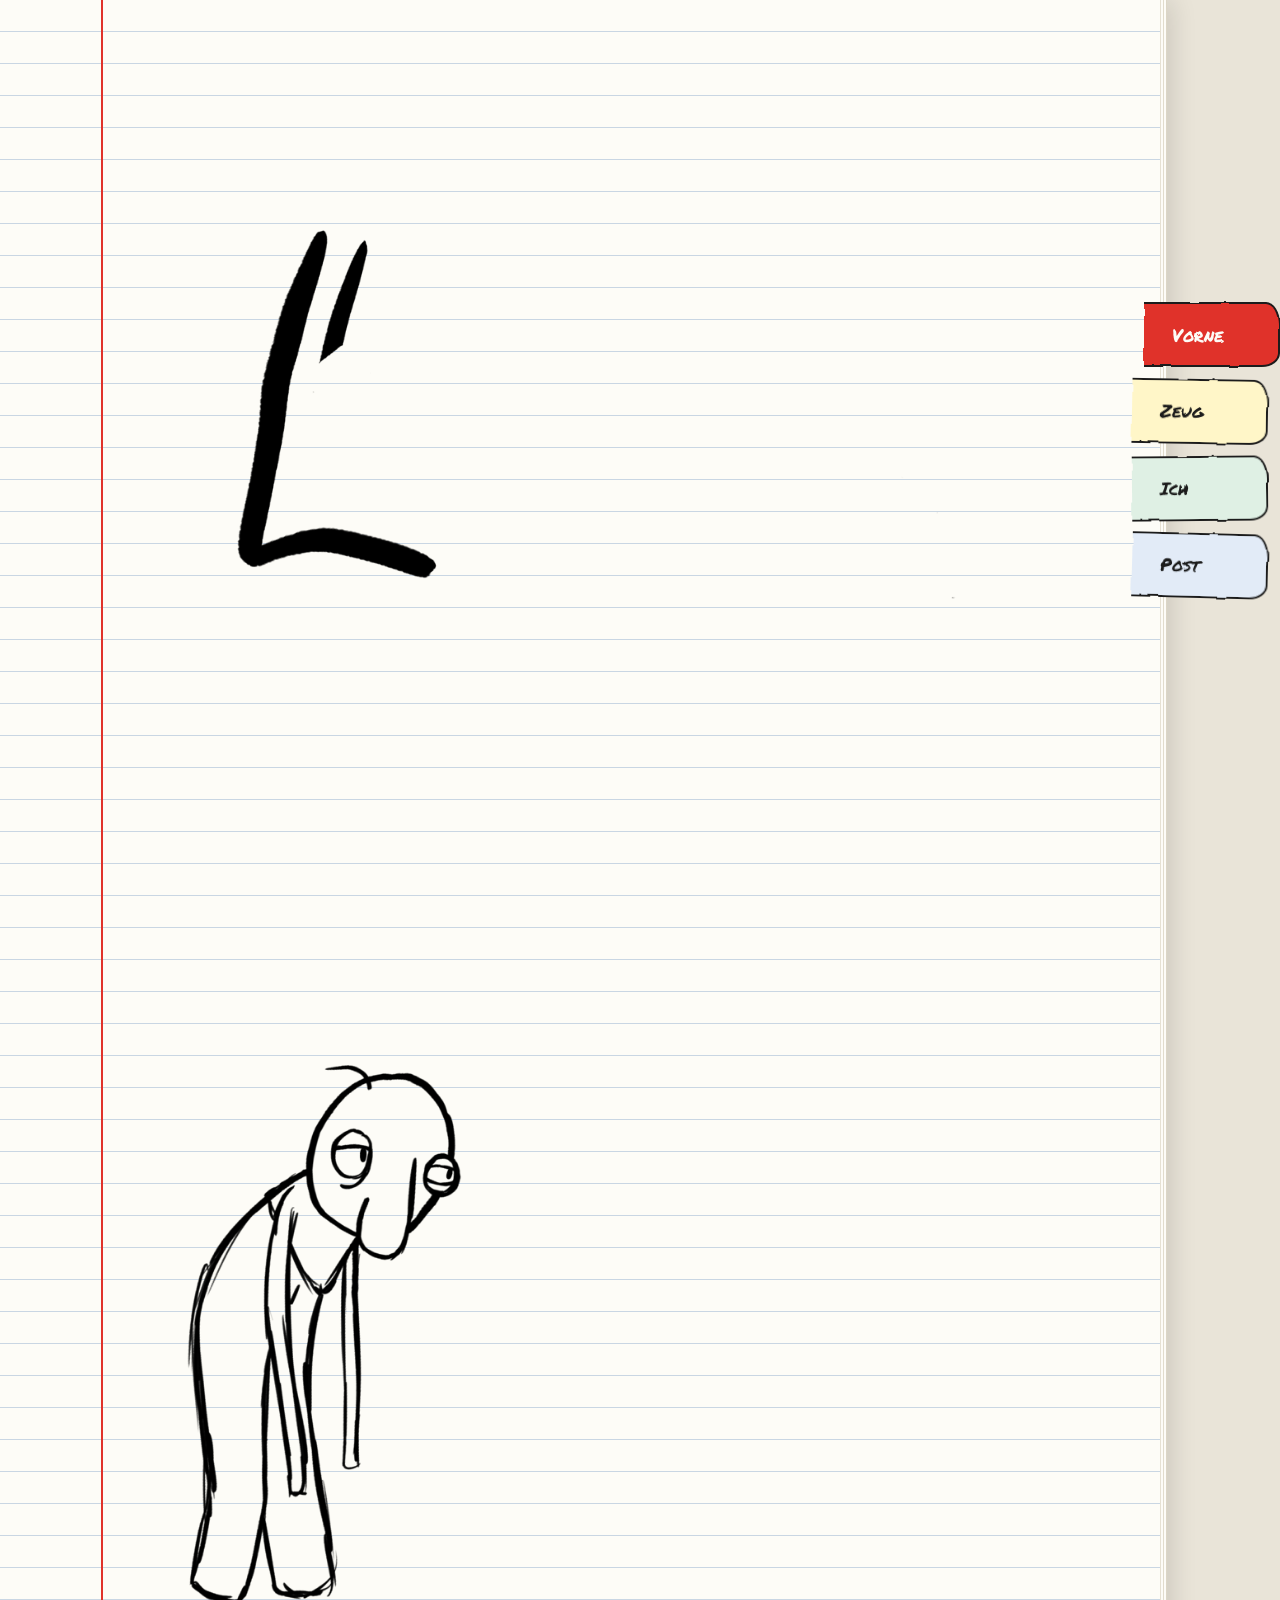
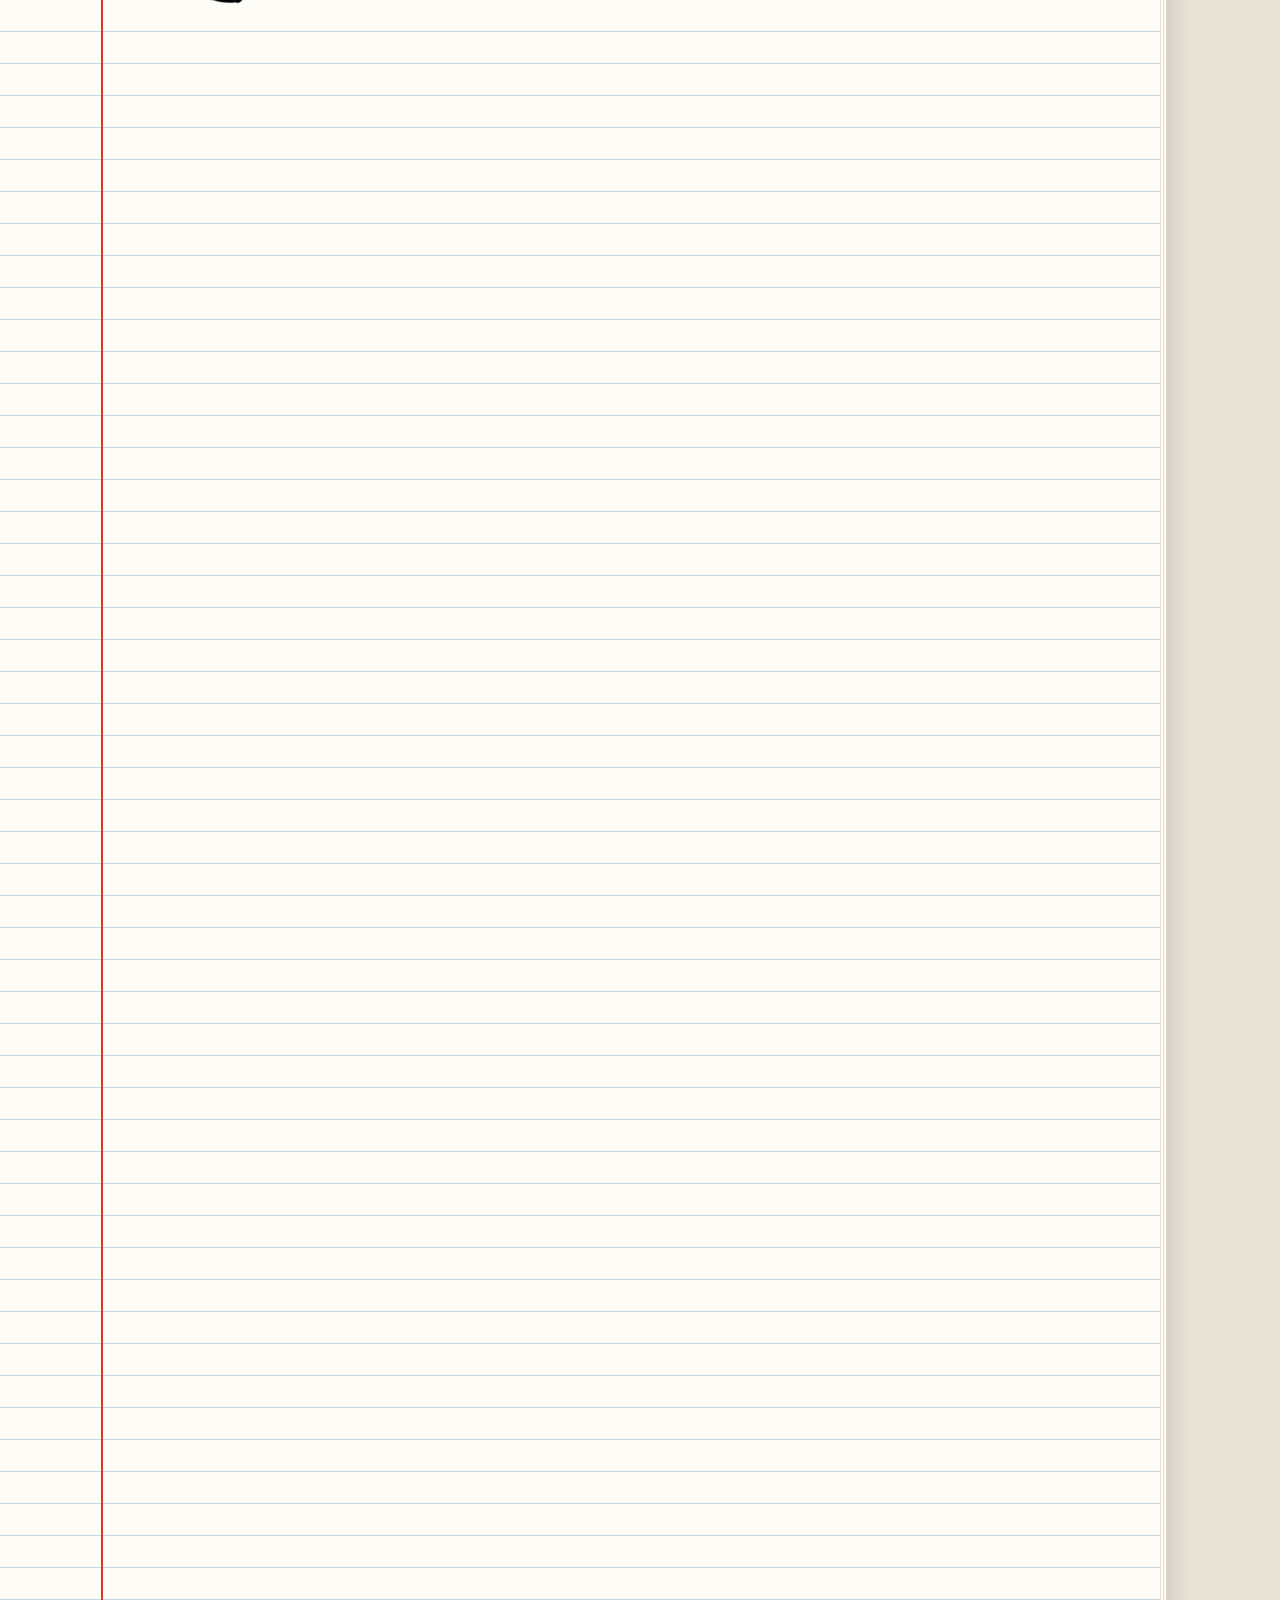
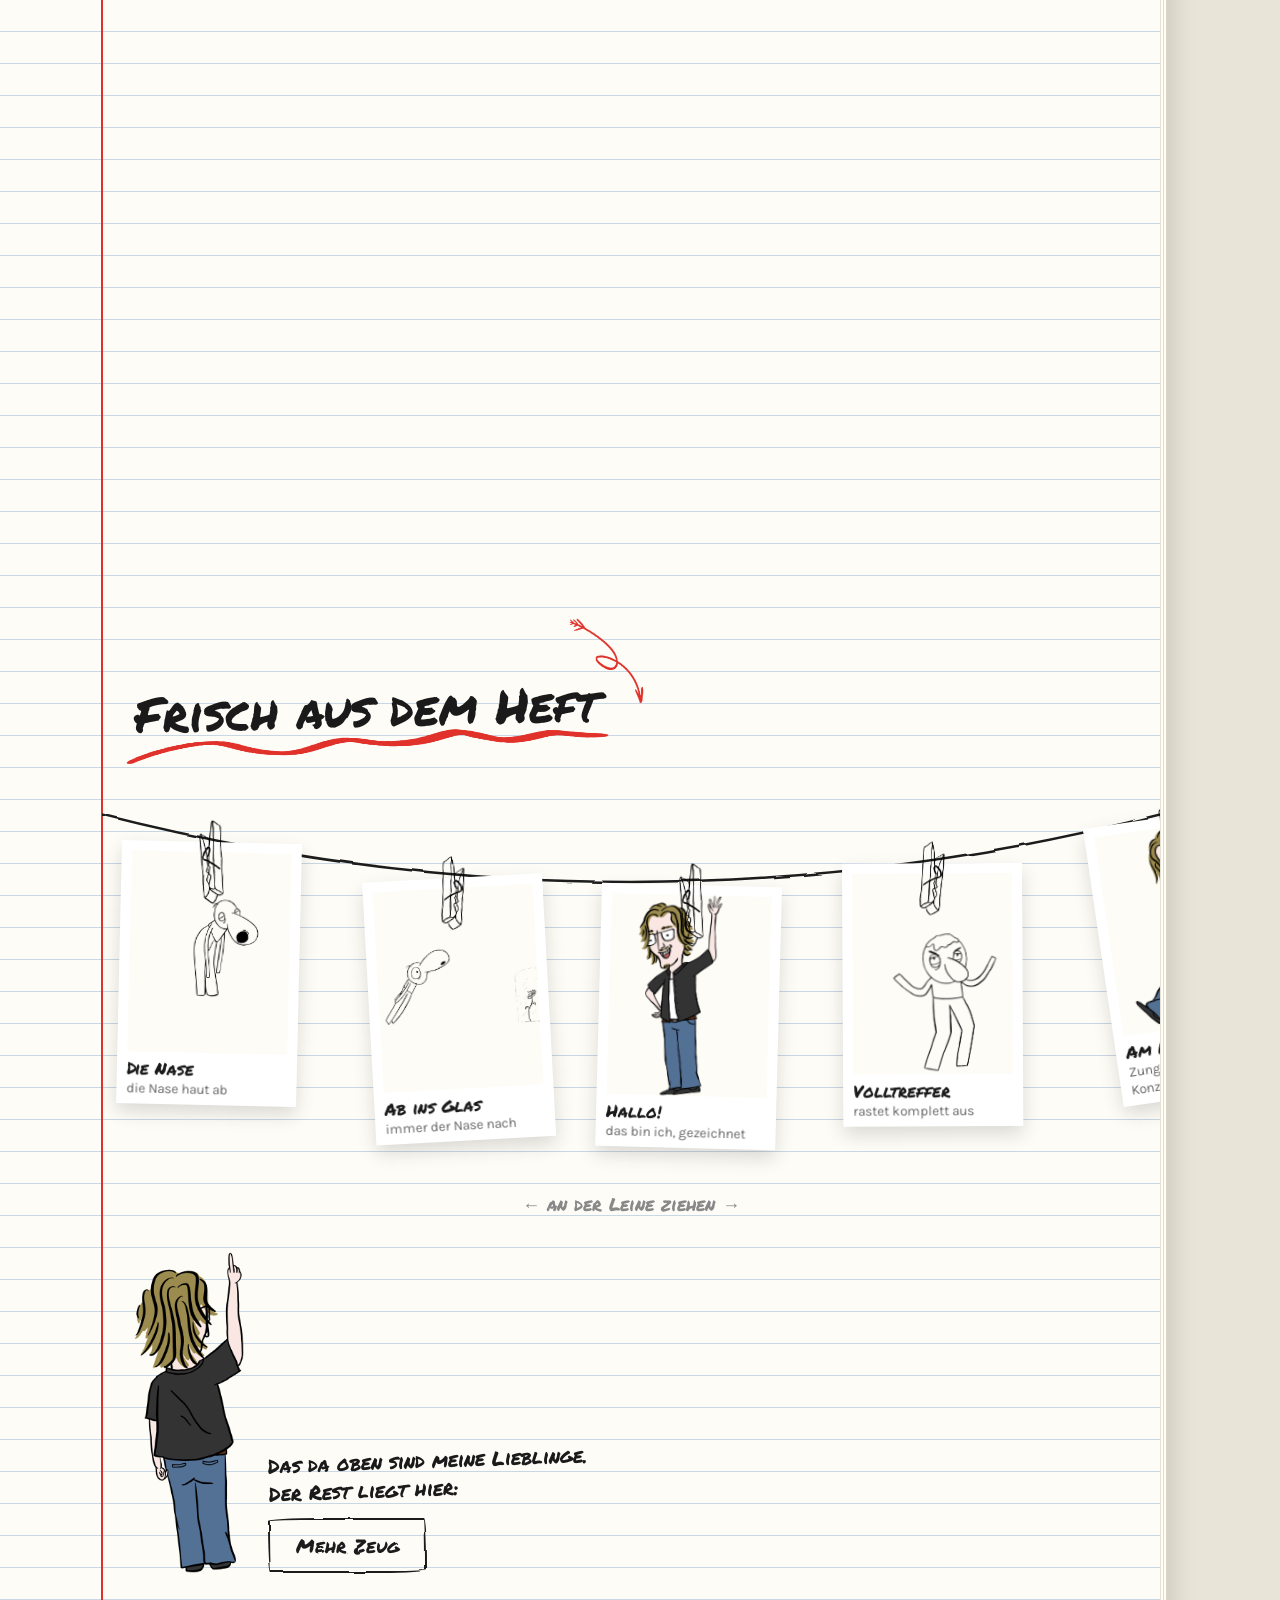
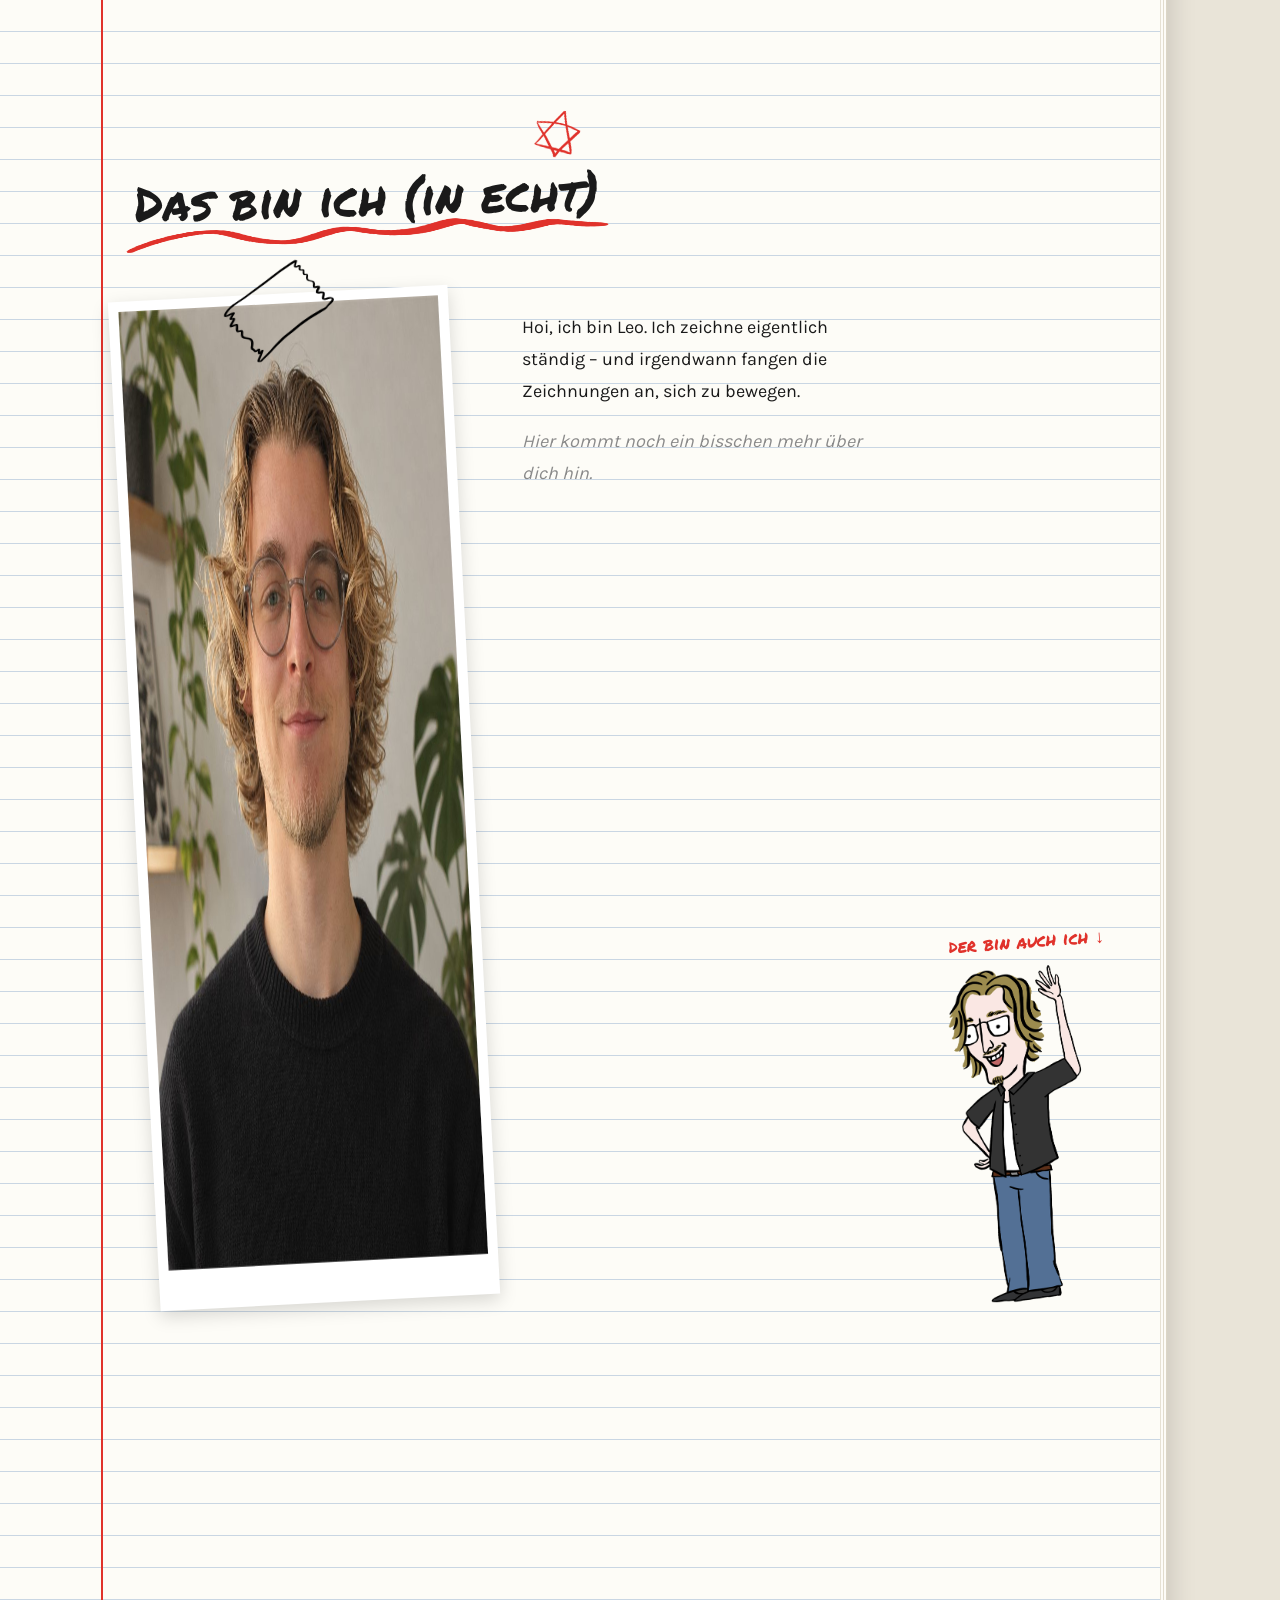
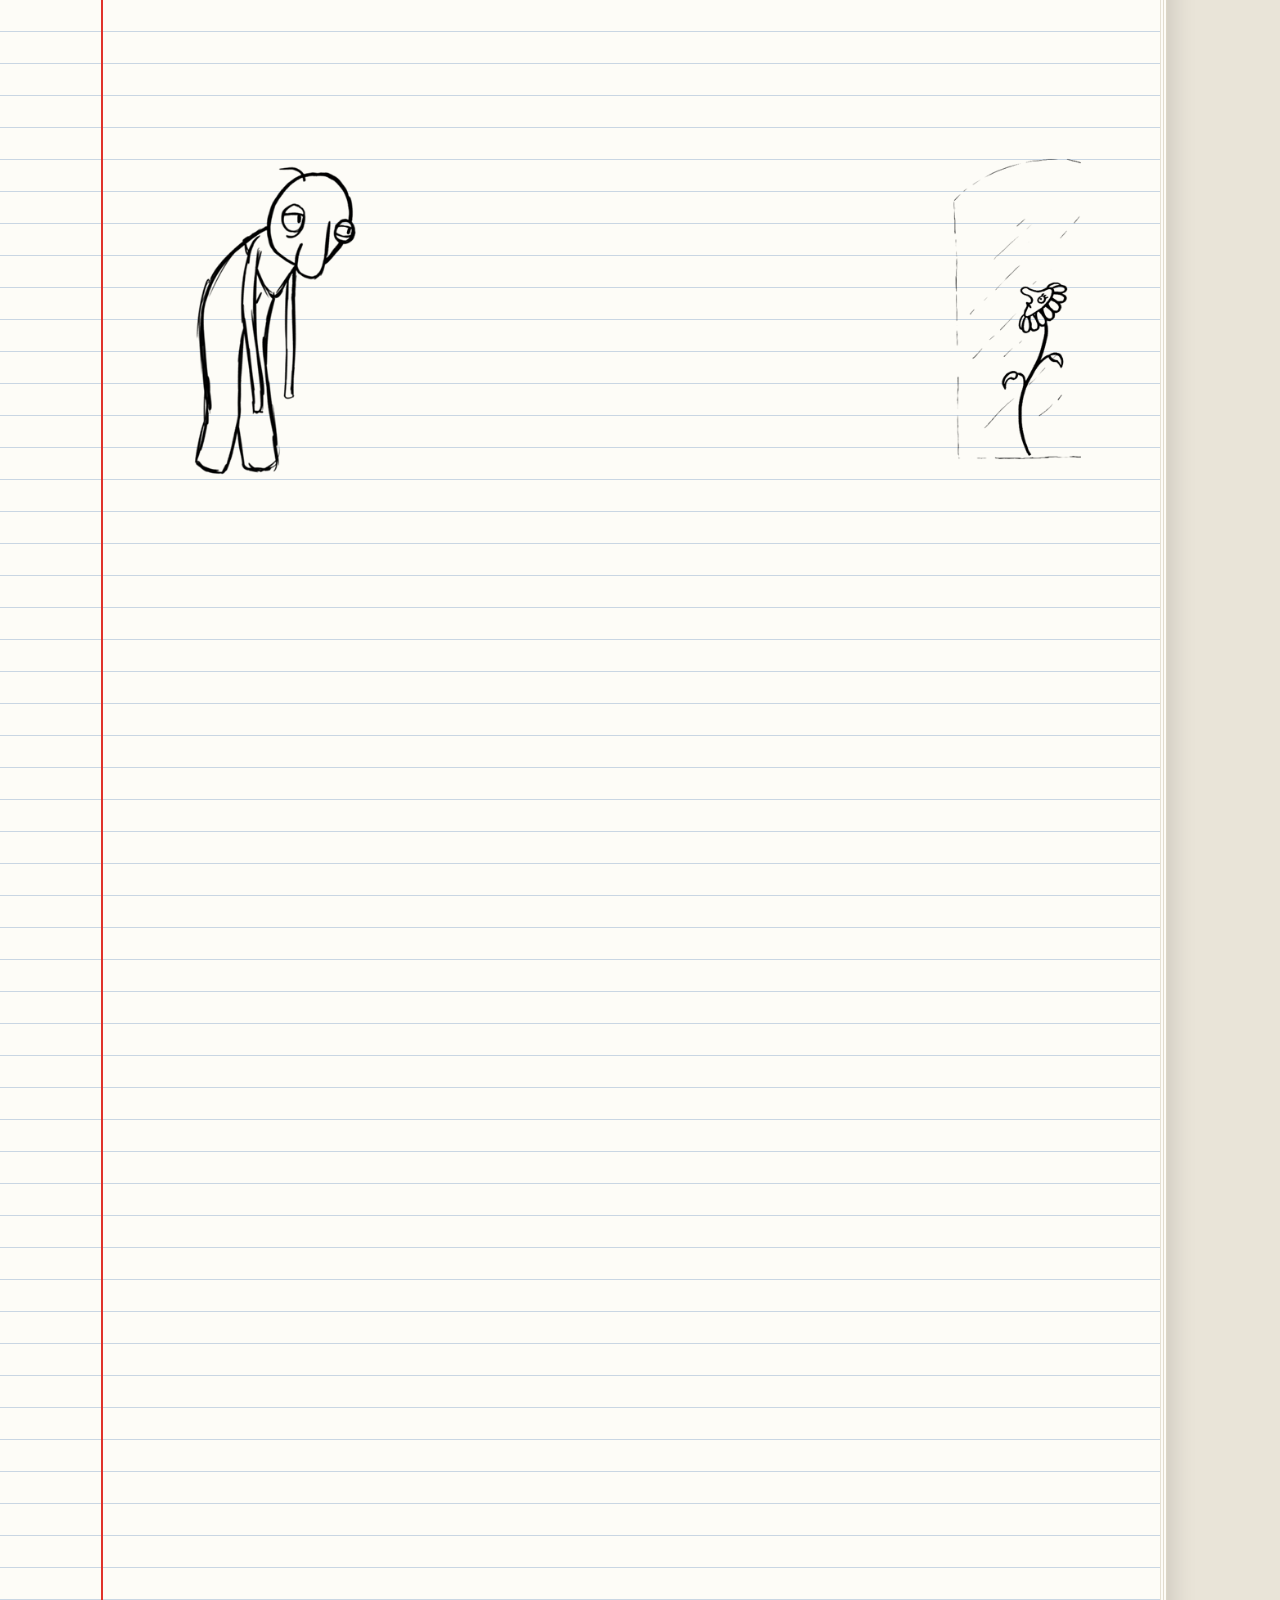
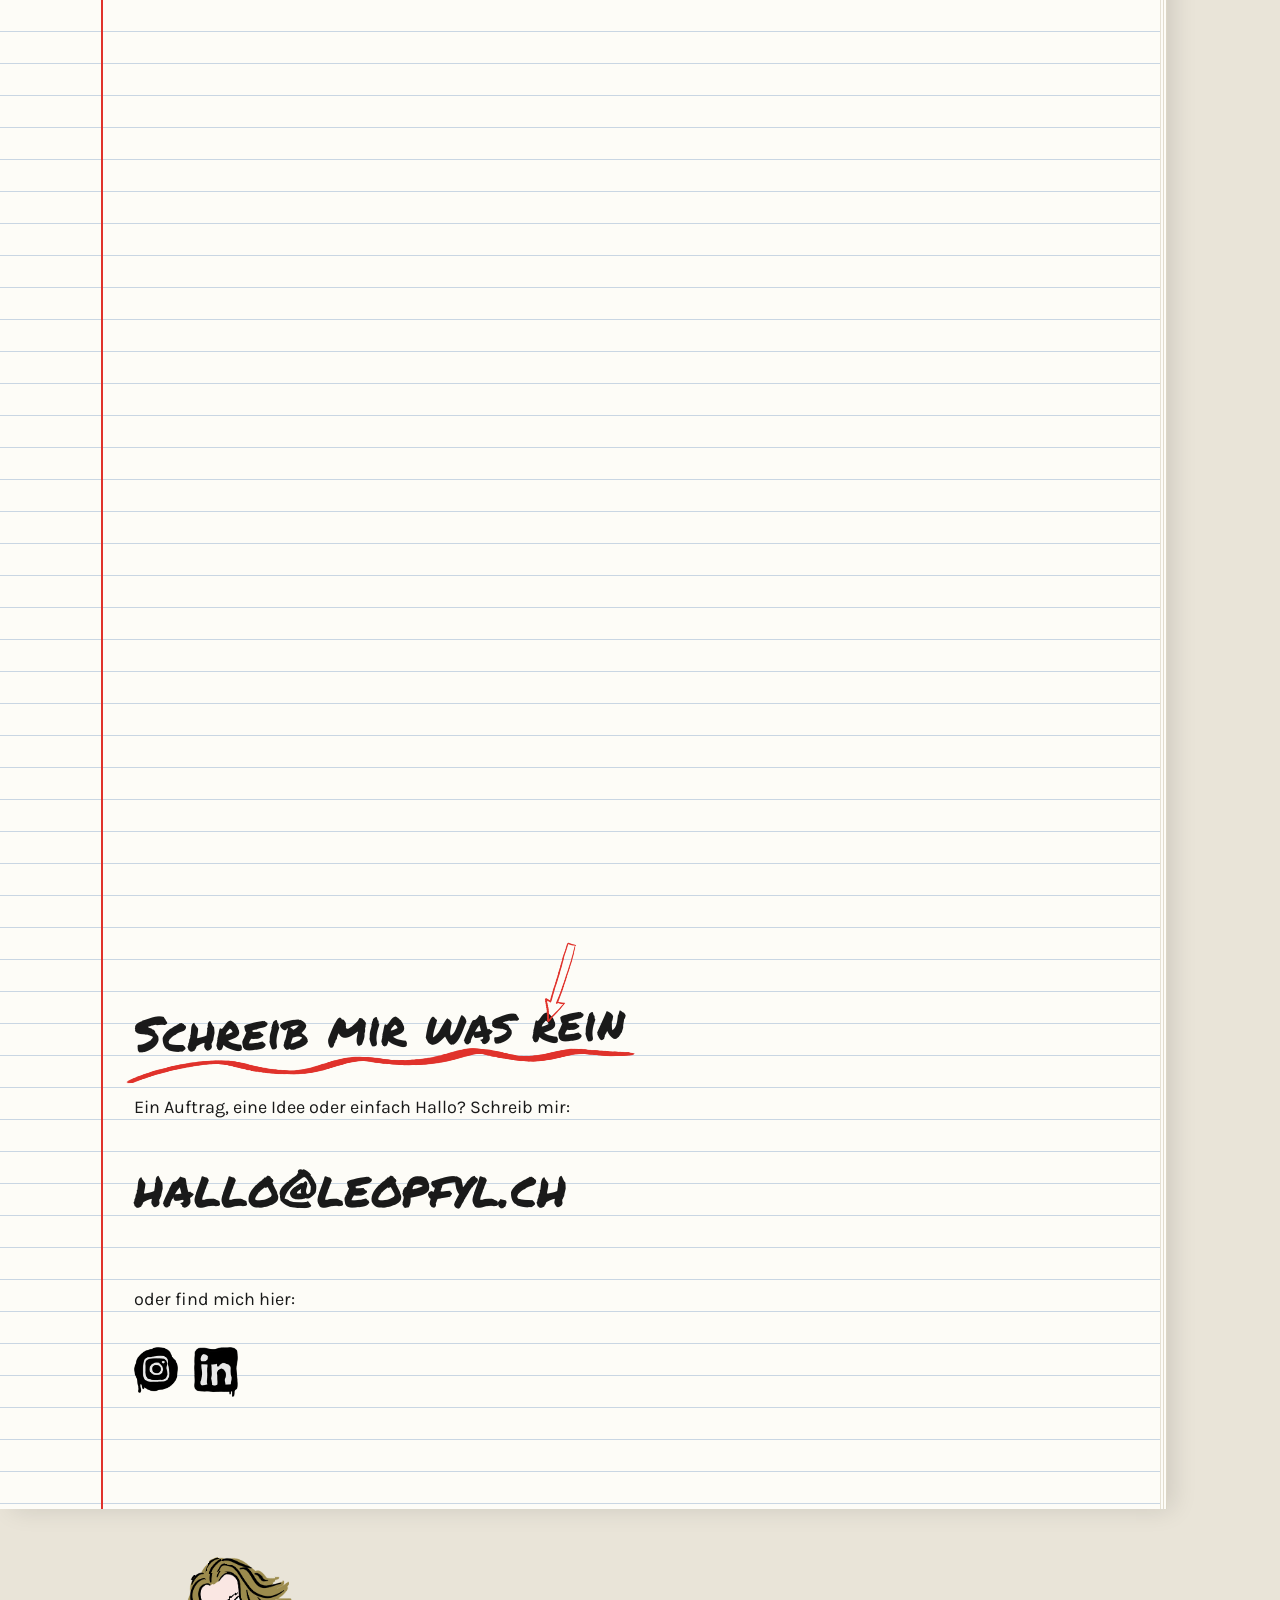
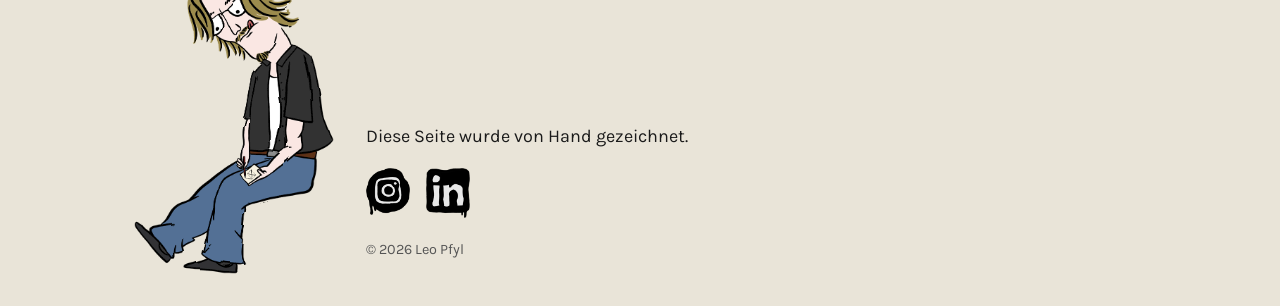
<file: index.html>
<!doctype html>
<html lang="de">
<head>
  <meta charset="utf-8">
  <meta name="viewport" content="width=device-width, initial-scale=1">
  <title>Leo Pfyl – Zeichnungen, Animationen, Plakate</title>
  <meta name="description" content="Das Skizzenbuch von Leo Pfyl: Illustrationen, Animationen, Plakate und Webdesign.">
  <link rel="icon" href="assets/img/marke/logo.png">
  <link rel="preload" href="assets/fonts/permanent-marker.woff2" as="font" type="font/woff2" crossorigin>
  <link rel="stylesheet" href="css/style.css">
  <!-- Kommt man über einen Seitenwechsel, startet die Seite zugekritzelt.
       Beim ersten Besuch liegt stattdessen das geschlossene Skizzenbuch da. -->
  <script>
    document.documentElement.classList.add("js");
    try {
      if (sessionStorage.getItem("uebergang")) document.documentElement.classList.add("kommt-an");
      else if (!sessionStorage.getItem("cover-gesehen")) document.documentElement.classList.add("mit-cover");
    } catch (e) {}
  </script>
</head>
<body>

  <!-- Filter fuer den "Line Boil": Linien zittern leicht wie in einer gezeichneten Animation -->
  <svg class="filter" aria-hidden="true">
    <filter id="boil-0"><feTurbulence type="fractalNoise" baseFrequency="0.03" numOctaves="2" seed="1"/><feDisplacementMap in="SourceGraphic" scale="3"/></filter>
    <filter id="boil-1"><feTurbulence type="fractalNoise" baseFrequency="0.03" numOctaves="2" seed="7"/><feDisplacementMap in="SourceGraphic" scale="3"/></filter>
    <filter id="boil-2"><feTurbulence type="fractalNoise" baseFrequency="0.03" numOctaves="2" seed="13"/><feDisplacementMap in="SourceGraphic" scale="3"/></filter>
  </svg>

  <!-- Cover: das geschlossene Skizzenbuch, klappt beim ersten Besuch auf -->
  <div class="cover" aria-hidden="true">
    <div class="cover__deckel">
      <div class="cover__vorne">
        <div class="cover__etikett">
          <img src="assets/img/marke/logo.png" alt="">
          <span class="cover__titel">Skizzenbuch</span>
          <span class="cover__name">Leo Pfyl</span>
        </div>
        <span class="cover__gummi"></span>
      </div>
      <div class="cover__innen"></div>
    </div>
    <p class="cover__hinweis">klick zum Aufschlagen</p>
  </div>

  <!-- Kritzel-Übergang zwischen den Seiten -->
  <svg class="uebergang" viewBox="0 0 100 100" preserveAspectRatio="none" aria-hidden="true">
    <path pathLength="1" d="M-20 -6 L120 -14 L-20 8 L120 0 L-20 22 L120 14 L-20 36 L120 28 L-20 50 L120 42 L-20 64 L120 56 L-20 78 L120 70 L-20 92 L120 84 L-20 106 L120 98 L-20 120 L120 112"/>
  </svg>

  <!-- Register-Laschen: die Navigation ragt rechts aus dem Skizzenbuch.
       data-abschnitt: bei welchem Abschnitt der Startseite die Lasche rot wird -->
  <nav class="register" aria-label="Hauptnavigation">
    <a class="lasche" href="#vorne">Vorne</a>
    <a class="lasche" href="projekte.html" data-abschnitt="zeug">Zeug</a>
    <a class="lasche" href="#ich">Ich</a>
    <a class="lasche" href="#post">Post</a>
  </nav>

  <main class="seite">

    <!-- Startseite: der Name zeichnet sich selbst -->
    <section id="vorne" class="vorne">
      <h1 class="schriftzug">
        <canvas class="schriftzug__canvas" width="1000" height="662" aria-hidden="true"></canvas>
        <span class="sr-only">Leo Pfyl</span>
      </h1>
      <p class="vorne__untertitel">zeichnet, animiert, macht Plakate&nbsp;– und manchmal auch Webseiten.</p>

      <img class="doodle" src="assets/img/deko/doodle-stern.png" alt="" style="--x: 12%; --y: 18%; --r: -12deg; --w: 70px">
      <img class="doodle" src="assets/img/deko/doodle-rakete.png" alt="" style="--x: 82%; --y: 14%; --r: 18deg; --w: 60px">
      <img class="doodle" src="assets/img/deko/doodle-blitz.png" alt="" style="--x: 86%; --y: 74%; --r: 8deg; --w: 50px">
      <img class="doodle" src="assets/img/deko/doodle-kirschen.png" alt="" style="--x: 6%; --y: 80%; --r: -6deg; --w: 70px">

      <a class="scroll-hinweis" href="#nase">
        <img src="assets/img/deko/pfeil-kringel-2.png" alt="">
        <span>runter&nbsp;scrollen</span>
      </a>
    </section>

    <!-- Daumenkino 1: Scrollen spielt die Animation Bild für Bild ab.
         data-von / data-bis: zwischen welchem Fortschritt (0 bis 1) eine Notiz zu sehen ist -->
    <section id="nase" class="daumenkino" data-frames="assets/img/daumenkino/nase" data-anzahl="90" data-strecke="220">
      <div class="daumenkino__buehne">
        <canvas class="daumenkino__canvas" role="img" aria-label="Animation: Eine Figur schnüffelt, ihre Nase wird immer grösser, ploppt ab und rennt davon."></canvas>
        <p class="daumenkino__notiz" data-von="0.05" data-bis="0.45" style="--x: 58%; --y: 18%; --r: 6deg">*schnüff schnüff*</p>
        <p class="daumenkino__notiz" data-von="0.5" data-bis="0.72" style="--x: 70%; --y: 30%; --r: -8deg">Hä?!</p>
        <p class="daumenkino__notiz ist-gross" data-von="0.74" data-bis="0.88" style="--x: 72%; --y: 38%; --r: 10deg">PLOPP!</p>
        <a class="daumenkino__notiz ist-link" href="#zeug" data-von="0.9" data-bis="1.01" style="--x: 68%; --y: 78%; --r: -3deg">
          Folg der Nase
          <img src="assets/img/deko/pfeil-einfach.png" alt="">
        </a>
      </div>
    </section>

    <!-- Wäscheleine mit den besten Arbeiten. Die Karten kommen aus data/projekte.json (alle mit "leine": true) -->
    <section id="zeug" class="abschnitt leine-abschnitt">
      <h2 class="notiz">Frisch aus dem Heft</h2>
      <!-- Randkritzel: zeichnet sich beim Scrollen selbst, rot eingefärbt -->
      <span class="randkritzel" style="-webkit-mask-image: url('assets/img/deko/pfeil-kringel-1.png'); mask-image: url('assets/img/deko/pfeil-kringel-1.png'); --format: 511 / 520; --x: 27rem; --y: 2.5rem; --w: 80px; --r: 95deg"></span>

      <div class="leine" aria-label="Ausgewählte Arbeiten – zum Verschieben an der Leine ziehen">
        <svg class="leine__seil" aria-hidden="true"><path /></svg>
        <ul class="leine__spur"></ul>
      </div>
      <p class="leine__hinweis">← an der Leine ziehen →</p>

      <div class="leine__fuss">
        <img class="leine__figur" src="assets/img/figuren/zeigend.png" alt="Leo zeigt nach oben auf die Wäscheleine">
        <div>
          <p class="leine__sprechblase">Das da oben sind meine Lieblinge.<br>Der Rest liegt hier:</p>
          <a class="knopf" href="projekte.html">Mehr Zeug</a>
        </div>
      </div>
    </section>

    <!-- Über mich -->
    <section id="ich" class="abschnitt ich">
      <h2 class="notiz">Das bin ich (in echt)</h2>
      <span class="randkritzel" style="-webkit-mask-image: url('assets/img/deko/doodle-stern.png'); mask-image: url('assets/img/deko/doodle-stern.png'); --format: 242 / 260; --x: 25rem; --y: 2.5rem; --w: 46px; --r: 12deg"></span>
      <figure class="foto">
        <img src="assets/img/foto/leo.jpg" alt="Foto von Leo Pfyl" width="900" height="960">
        <img class="foto__klebeband" src="assets/img/deko/klebeband-2.png" alt="">
      </figure>
      <div class="ich__text">
        <p>Hoi, ich bin Leo. Ich zeichne eigentlich ständig&nbsp;– und irgendwann fangen die Zeichnungen an, sich zu bewegen.</p>
        <p class="platzhalter">Hier kommt noch ein bisschen mehr über dich hin.</p>
      </div>
      <!-- Die gezeichnete Version winkt, wenn man mit der Maus drüberfährt -->
      <div class="ich__figur-box">
        <p class="ich__hinweis">der bin auch ich&nbsp;↓</p>
        <img class="ich__figur" src="assets/img/figuren/hallo/001.png" alt="Gezeichneter Leo, der winkt">
      </div>
    </section>

    <!-- Daumenkino 2: führt zum Kontaktformular -->
    <section id="glas" class="daumenkino" data-frames="assets/img/daumenkino/glas" data-anzahl="75" data-strecke="200">
      <div class="daumenkino__buehne">
        <canvas class="daumenkino__canvas" role="img" aria-label="Animation: Eine Figur schnüffelt und fliegt ihrer Nase hinterher, direkt gegen ein Glas mit einer Blume."></canvas>
        <p class="daumenkino__notiz" data-von="0.05" data-bis="0.5" style="--x: 22%; --y: 10%; --r: -5deg">Was riecht da so gut?</p>
        <p class="daumenkino__notiz ist-gross" data-von="0.6" data-bis="0.82" style="--x: 50%; --y: 12%; --r: 8deg">WUSCH!</p>
        <p class="daumenkino__notiz" data-von="0.86" data-bis="1.01" style="--x: 60%; --y: 92%; --r: -4deg">Autsch. Schreib mir lieber.</p>
      </div>
    </section>

    <!-- Kontakt -->
    <section id="post" class="abschnitt post">
      <h2 class="notiz">Schreib mir was rein</h2>
      <span class="randkritzel" style="-webkit-mask-image: url('assets/img/deko/pfeil-dick.png'); mask-image: url('assets/img/deko/pfeil-dick.png'); --format: 407 / 520; --x: 25rem; --y: 3rem; --w: 54px; --r: 160deg"></span>

      <p class="post__text">Ein Auftrag, eine Idee oder einfach Hallo? Schreib mir:</p>

      <!-- Die Adresse wird erst per JavaScript zusammengesetzt, damit Spam-Bots sie nicht einfach auslesen -->
      <a class="post__mail" data-name="hallo" data-domain="leopfyl.ch" href="#post">hallo [at] leopfyl.ch</a>

      <p class="post__text">oder find mich hier:</p>
      <div class="socials socials--gross">
        <a href="https://www.instagram.com/pfyyl/" target="_blank" rel="noopener" aria-label="Instagram"><img src="assets/img/marke/instagram.png" alt=""></a>
        <a href="https://www.linkedin.com/in/leo-pfyl-09a23332b/" target="_blank" rel="noopener" aria-label="LinkedIn"><img src="assets/img/marke/linkedin.png" alt=""></a>
      </div>
    </section>

  </main>

  <footer class="fuss">
    <img class="fuss__figur" src="assets/img/figuren/zeichnend.png" alt="Leo sitzt da und zeichnet">
    <div class="fuss__text">
      <p>Diese Seite wurde von Hand gezeichnet.</p>
      <div class="socials">
        <a href="https://www.instagram.com/pfyyl/" target="_blank" rel="noopener" aria-label="Instagram"><img src="assets/img/marke/instagram.png" alt=""></a>
        <a href="https://www.linkedin.com/in/leo-pfyl-09a23332b/" target="_blank" rel="noopener" aria-label="LinkedIn"><img src="assets/img/marke/linkedin.png" alt=""></a>
      </div>
      <p class="fuss__klein">© 2026 Leo Pfyl</p>
    </div>
  </footer>

  <script src="js/vendor/gsap.min.js"></script>
  <script src="js/vendor/ScrollTrigger.min.js"></script>
  <script src="js/main.js"></script>
</body>
</html>
</file>
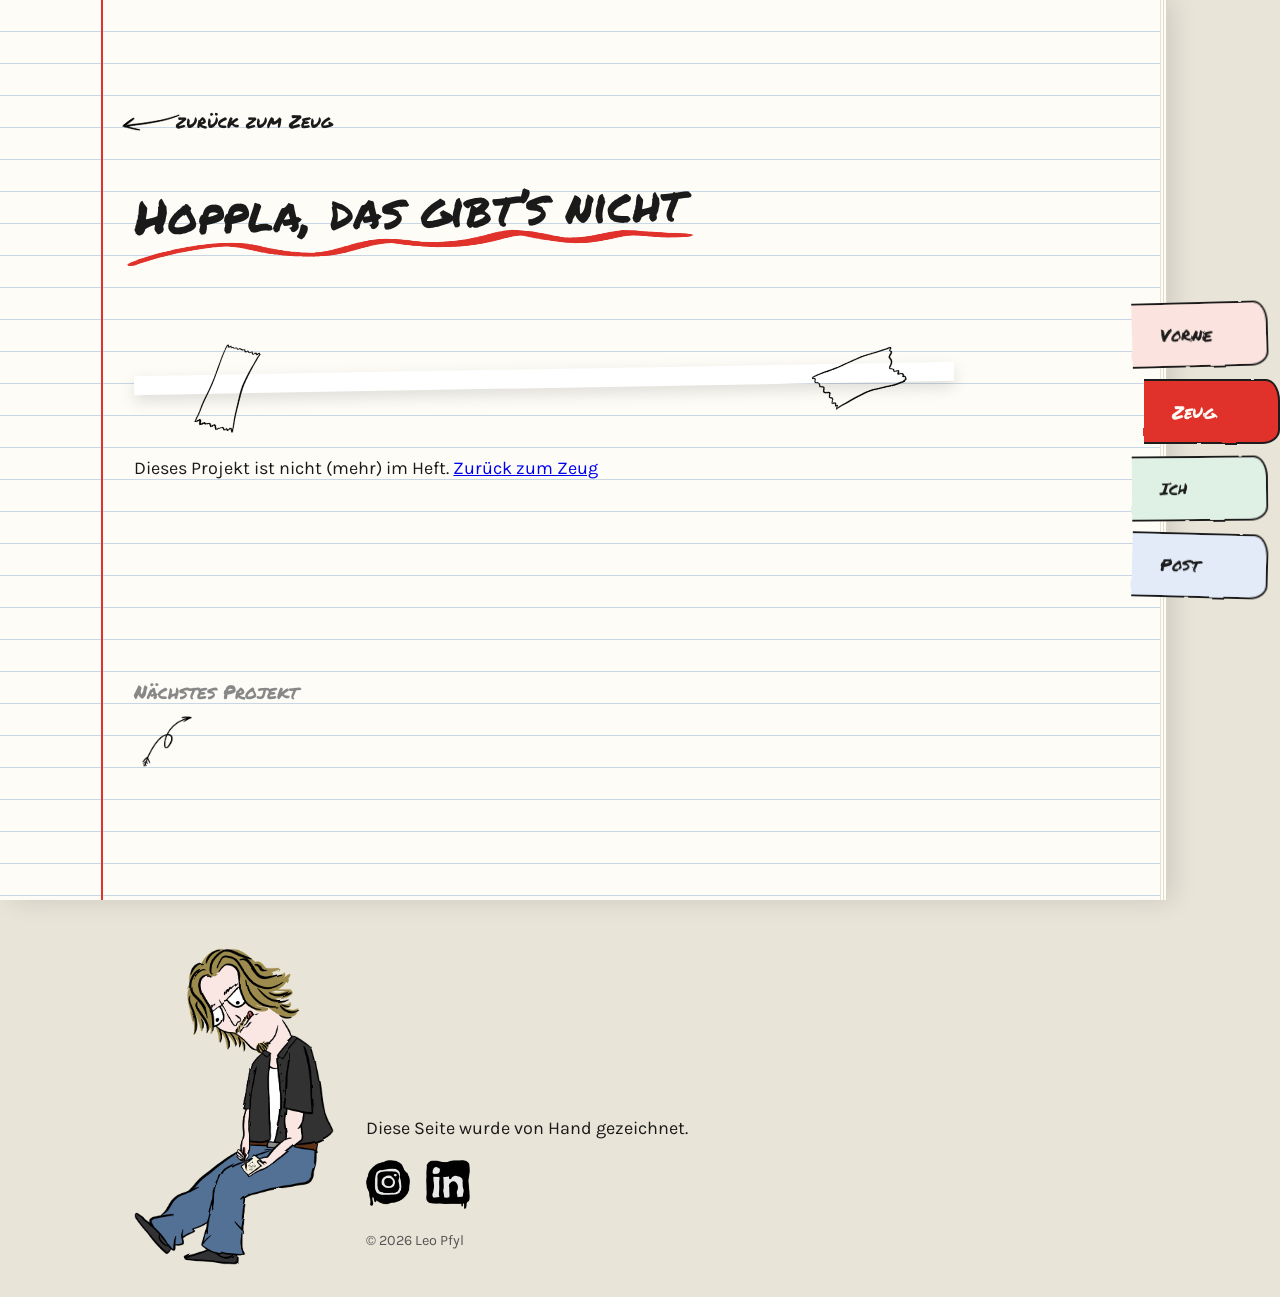
<file: projekt.html>
<!doctype html>
<html lang="de">
<head>
  <meta charset="utf-8">
  <meta name="viewport" content="width=device-width, initial-scale=1">
  <title>Projekt – Leo Pfyl</title>
  <link rel="icon" href="assets/img/marke/logo.png">
  <link rel="preload" href="assets/fonts/permanent-marker.woff2" as="font" type="font/woff2" crossorigin>
  <link rel="stylesheet" href="css/style.css">
  <script>document.documentElement.classList.add("js"); try { if (sessionStorage.getItem("uebergang")) document.documentElement.classList.add("kommt-an"); } catch (e) {}</script>
</head>
<body>

  <svg class="filter" aria-hidden="true">
    <filter id="boil-0"><feTurbulence type="fractalNoise" baseFrequency="0.03" numOctaves="2" seed="1"/><feDisplacementMap in="SourceGraphic" scale="3"/></filter>
    <filter id="boil-1"><feTurbulence type="fractalNoise" baseFrequency="0.03" numOctaves="2" seed="7"/><feDisplacementMap in="SourceGraphic" scale="3"/></filter>
    <filter id="boil-2"><feTurbulence type="fractalNoise" baseFrequency="0.03" numOctaves="2" seed="13"/><feDisplacementMap in="SourceGraphic" scale="3"/></filter>
  </svg>

  <svg class="uebergang" viewBox="0 0 100 100" preserveAspectRatio="none" aria-hidden="true">
    <path pathLength="1" d="M-20 -6 L120 -14 L-20 8 L120 0 L-20 22 L120 14 L-20 36 L120 28 L-20 50 L120 42 L-20 64 L120 56 L-20 78 L120 70 L-20 92 L120 84 L-20 106 L120 98 L-20 120 L120 112"/>
  </svg>

  <nav class="register" aria-label="Hauptnavigation">
    <a class="lasche" href="index.html">Vorne</a>
    <a class="lasche ist-aktiv" href="projekte.html">Zeug</a>
    <a class="lasche" href="index.html#ich">Ich</a>
    <a class="lasche" href="index.html#post">Post</a>
  </nav>

  <main class="seite">
    <!-- Der Inhalt wird aus data/projekte.json gefüllt (projekt.html?p=slug) -->
    <article class="abschnitt projekt">
      <a class="zurueck" href="projekte.html">
        <img src="assets/img/deko/pfeil-einfach.png" alt="">
        zurück zum Zeug
      </a>

      <header class="projekt__kopf">
        <h1 class="notiz projekt__titel"></h1>
        <p class="projekt__notiz"></p>
        <dl class="projekt__infos"></dl>
      </header>

      <figure class="eingeklebt projekt__hauptbild">
        <img class="klebeband klebeband--links" src="assets/img/deko/klebeband-1.png" alt="">
        <img class="klebeband klebeband--rechts" src="assets/img/deko/klebeband-3.png" alt="">
      </figure>

      <div class="projekt__text"></div>

      <div class="projekt__galerie"></div>

      <section class="projekt__skizzen" hidden>
        <h2 class="notiz">Aus dem Skizzenbuch</h2>
        <div class="projekt__galerie"></div>
      </section>

      <a class="naechstes" href="projekte.html">
        <span class="naechstes__label">Nächstes Projekt</span>
        <span class="naechstes__titel"></span>
        <img src="assets/img/deko/pfeil-kringel-1.png" alt="">
      </a>
    </article>
  </main>

  <footer class="fuss">
    <img class="fuss__figur" src="assets/img/figuren/zeichnend.png" alt="Leo sitzt da und zeichnet">
    <div class="fuss__text">
      <p>Diese Seite wurde von Hand gezeichnet.</p>
      <div class="socials">
        <a href="https://www.instagram.com/pfyyl/" target="_blank" rel="noopener" aria-label="Instagram"><img src="assets/img/marke/instagram.png" alt=""></a>
        <a href="https://www.linkedin.com/in/leo-pfyl-09a23332b/" target="_blank" rel="noopener" aria-label="LinkedIn"><img src="assets/img/marke/linkedin.png" alt=""></a>
      </div>
      <p class="fuss__klein">© 2026 Leo Pfyl</p>
    </div>
  </footer>

  <script src="js/vendor/gsap.min.js"></script>
  <script src="js/vendor/ScrollTrigger.min.js"></script>
  <script src="js/main.js"></script>
</body>
</html>
</file>
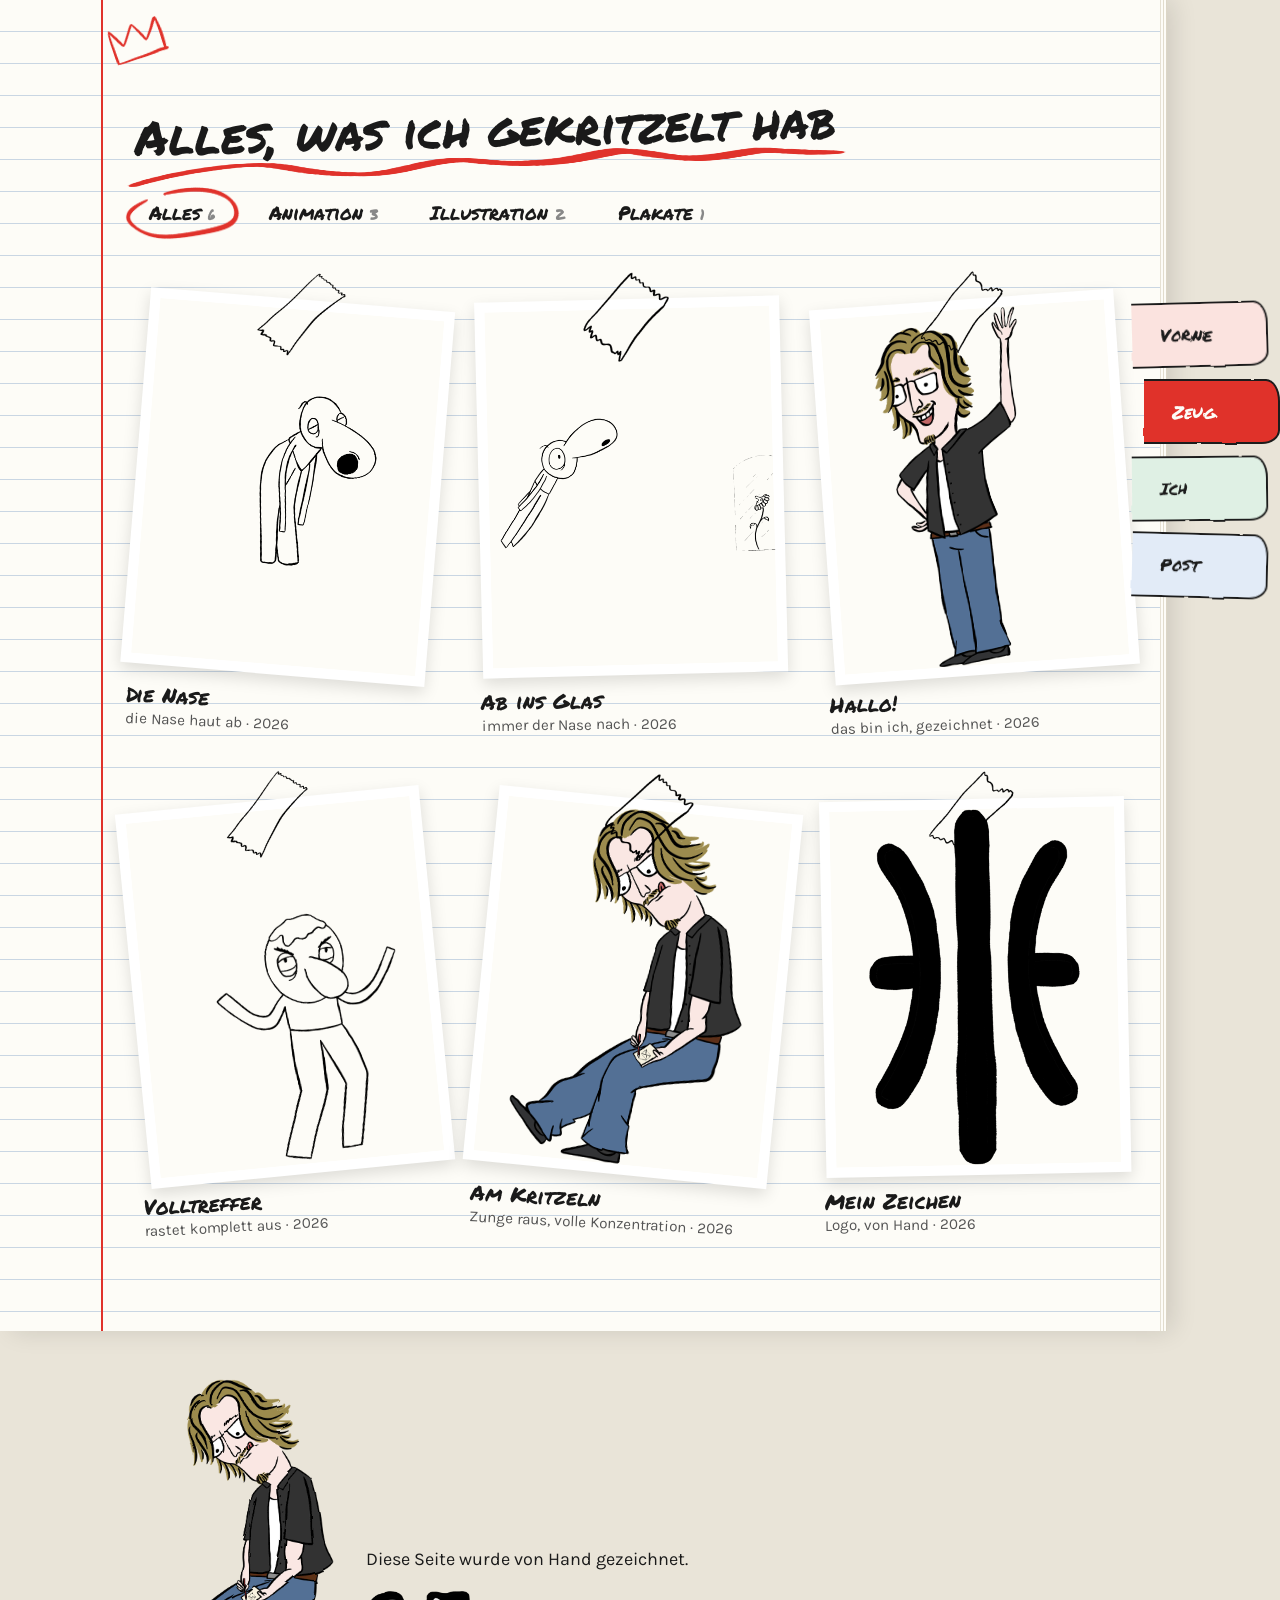
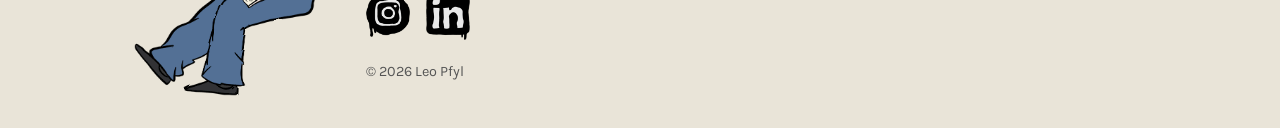
<file: projekte.html>
<!doctype html>
<html lang="de">
<head>
  <meta charset="utf-8">
  <meta name="viewport" content="width=device-width, initial-scale=1">
  <title>Zeug – Leo Pfyl</title>
  <meta name="description" content="Alle Arbeiten von Leo Pfyl: Animationen, Plakate, Illustrationen und Webdesign.">
  <link rel="icon" href="assets/img/marke/logo.png">
  <link rel="preload" href="assets/fonts/permanent-marker.woff2" as="font" type="font/woff2" crossorigin>
  <link rel="stylesheet" href="css/style.css">
  <!-- Kommt man über einen Seitenwechsel, startet die Seite zugekritzelt -->
  <script>document.documentElement.classList.add("js"); try { if (sessionStorage.getItem("uebergang")) document.documentElement.classList.add("kommt-an"); } catch (e) {}</script>
</head>
<body>

  <svg class="filter" aria-hidden="true">
    <filter id="boil-0"><feTurbulence type="fractalNoise" baseFrequency="0.03" numOctaves="2" seed="1"/><feDisplacementMap in="SourceGraphic" scale="3"/></filter>
    <filter id="boil-1"><feTurbulence type="fractalNoise" baseFrequency="0.03" numOctaves="2" seed="7"/><feDisplacementMap in="SourceGraphic" scale="3"/></filter>
    <filter id="boil-2"><feTurbulence type="fractalNoise" baseFrequency="0.03" numOctaves="2" seed="13"/><feDisplacementMap in="SourceGraphic" scale="3"/></filter>
  </svg>

  <!-- Kritzel-Übergang zwischen den Seiten -->
  <svg class="uebergang" viewBox="0 0 100 100" preserveAspectRatio="none" aria-hidden="true">
    <path pathLength="1" d="M-20 -6 L120 -14 L-20 8 L120 0 L-20 22 L120 14 L-20 36 L120 28 L-20 50 L120 42 L-20 64 L120 56 L-20 78 L120 70 L-20 92 L120 84 L-20 106 L120 98 L-20 120 L120 112"/>
  </svg>

  <nav class="register" aria-label="Hauptnavigation">
    <a class="lasche" href="index.html">Vorne</a>
    <a class="lasche ist-aktiv" href="projekte.html" aria-current="page">Zeug</a>
    <a class="lasche" href="index.html#ich">Ich</a>
    <a class="lasche" href="index.html#post">Post</a>
  </nav>

  <main class="seite">
    <section class="abschnitt zeug">
      <h1 class="notiz">Alles, was ich gekritzelt hab</h1>
      <span class="randkritzel" style="-webkit-mask-image: url('assets/img/deko/doodle-krone.png'); mask-image: url('assets/img/deko/doodle-krone.png'); --format: 260 / 173; --x: -1.5rem; --y: 1.4rem; --w: 56px; --r: -18deg"></span>

      <div class="filter-reiter" role="group" aria-label="Nach Kategorie filtern">
        <!-- Die Knöpfe werden aus den Kategorien in data/projekte.json erzeugt -->
      </div>

      <ul class="zeug__liste"></ul>
      <p class="zeug__leer" hidden>Hier ist noch nichts eingeklebt.</p>
    </section>
  </main>

  <footer class="fuss">
    <img class="fuss__figur" src="assets/img/figuren/zeichnend.png" alt="Leo sitzt da und zeichnet">
    <div class="fuss__text">
      <p>Diese Seite wurde von Hand gezeichnet.</p>
      <div class="socials">
        <a href="https://www.instagram.com/pfyyl/" target="_blank" rel="noopener" aria-label="Instagram"><img src="assets/img/marke/instagram.png" alt=""></a>
        <a href="https://www.linkedin.com/in/leo-pfyl-09a23332b/" target="_blank" rel="noopener" aria-label="LinkedIn"><img src="assets/img/marke/linkedin.png" alt=""></a>
      </div>
      <p class="fuss__klein">© 2026 Leo Pfyl</p>
    </div>
  </footer>

  <script src="js/vendor/gsap.min.js"></script>
  <script src="js/vendor/ScrollTrigger.min.js"></script>
  <script src="js/vendor/Flip.min.js"></script>
  <script src="js/main.js"></script>
</body>
</html>
</file>
<file: css/style.css>
/* ==========================================================================
   Skizzenbuch – Grundgerüst
   ========================================================================== */

@font-face {
  font-family: "Marker";
  src: url("../assets/fonts/permanent-marker.woff2") format("woff2");
  font-display: swap;
}
@font-face {
  font-family: "Karla";
  src: url("../assets/fonts/karla-400.woff2") format("woff2");
  font-weight: 400;
  font-display: swap;
}
@font-face {
  font-family: "Karla";
  src: url("../assets/fonts/karla-700.woff2") format("woff2");
  font-weight: 700;
  font-display: swap;
}

:root {
  --papier: #fdfcf7;
  --tusche: #1a1a1a;
  --rot: #e0322b;
  --linie: #c9d6e3;          /* Heftlinien */
  --zeile: 2rem;             /* Abstand der Heftlinien = Zeilenhöhe */
  --rand: clamp(3rem, 8vw, 7rem);   /* Position des roten Randstrichs */
  --register-breite: 7.5rem;

  --schrift-hand: "Marker", "Comic Sans MS", cursive;
  --schrift-text: "Karla", system-ui, sans-serif;
}

*,
*::before,
*::after { box-sizing: border-box; }

html { scroll-behavior: smooth; }

body {
  margin: 0;
  background: #e9e4d8;        /* Tisch, auf dem das Skizzenbuch liegt */
  color: var(--tusche);
  font-family: var(--schrift-text);
  font-size: 1.125rem;
  line-height: var(--zeile);
}

img { max-width: 100%; display: block; }

.sr-only {
  position: absolute;
  width: 1px; height: 1px;
  overflow: hidden;
  clip: rect(0 0 0 0);
  white-space: nowrap;
}

.filter { position: absolute; width: 0; height: 0; }

/* ---------- Die Seite: liniertes Papier mit rotem Rand ---------- */

.seite {
  position: relative;
  margin-right: var(--register-breite);
  min-height: 100vh;
  padding-left: calc(var(--rand) + 2rem);
  padding-right: 2rem;
  background-color: var(--papier);
  background-image:
    linear-gradient(90deg, transparent calc(var(--rand) - 1px), var(--rot) calc(var(--rand) - 1px),
                    var(--rot) calc(var(--rand) + 1px), transparent calc(var(--rand) + 1px)),
    repeating-linear-gradient(to bottom, transparent 0 calc(var(--zeile) - 1px),
                              var(--linie) calc(var(--zeile) - 1px) var(--zeile));
  /* rechter Rand des Buches: ein paar Seiten, die darunter liegen */
  box-shadow:
    1px 0 0 #e6e1d3,
    3px 0 0 var(--papier), 4px 0 0 #e1dccd,
    6px 0 0 var(--papier), 7px 0 0 #dcd6c6,
    12px 0 24px rgb(0 0 0 / 0.12);
}

.abschnitt {
  position: relative;
  min-height: 60vh;
  padding: calc(var(--zeile) * 3) 0;
}

/* ---------- Register-Laschen ---------- */

.register {
  position: fixed;
  top: 0;
  right: 0;
  width: var(--register-breite);
  height: 100vh;
  display: flex;
  flex-direction: column;
  justify-content: center;
  gap: 0.75rem;
  z-index: 10;
}

.lasche {
  --farbe: #f6f1e4;
  position: relative;
  display: block;
  width: calc(var(--register-breite) + 1rem);
  margin-left: -1rem;          /* steckt ein Stück unter der Seite */
  padding: 0.9rem 1rem 0.9rem 1.75rem;
  background: var(--farbe);
  border: 2px solid var(--tusche);
  border-left: none;
  border-radius: 0 14px 18px 0 / 0 22px 14px 0;
  color: var(--tusche);
  font-family: var(--schrift-hand);
  font-size: 1.15rem;
  text-decoration: none;
  transform: translateX(-0.75rem) rotate(var(--kipp, 0deg));
  /* nur transform animieren: eine Farb-Animation unter dem SVG-Filter wird in Chrome nicht neu gezeichnet */
  transition: transform 0.35s cubic-bezier(.3, 1.6, .5, 1);
  filter: url(#boil-0);
}
.lasche:nth-child(1) { --farbe: #fbe3df; --kipp: -1.5deg; }
.lasche:nth-child(2) { --farbe: #fff6c8; --kipp: 1deg; }
.lasche:nth-child(3) { --farbe: #dff0e4; --kipp: -0.5deg; }
.lasche:nth-child(4) { --farbe: #e2ebf7; --kipp: 1.5deg; }

.lasche:hover,
.lasche:focus-visible { transform: translateX(0) rotate(0deg); }

.lasche.ist-aktiv {
  background: var(--rot);
  color: var(--papier);
  transform: translateX(0) rotate(0deg);
}

/* ---------- Handschrift-Elemente ---------- */

.notiz {
  display: inline-block;
  margin: 0 0 var(--zeile);
  font-family: var(--schrift-hand);
  font-weight: 400;
  font-size: clamp(2rem, 4vw, 3rem);
  line-height: calc(var(--zeile) * 2);
  transform: rotate(-1.5deg);
  position: relative;
}
/* rote Wellenlinie unter jeder Notiz – gezeichnet von Leo, eingefärbt per CSS */
.notiz::after {
  content: "";
  position: absolute;
  left: -0.25em;
  right: -0.25em;
  bottom: -0.4em;
  height: 0.6em;
  background: var(--rot);
  -webkit-mask: url("../assets/img/deko/unterstrich-welle.png") center / 100% 100% no-repeat;
          mask: url("../assets/img/deko/unterstrich-welle.png") center / 100% 100% no-repeat;
}

/* Die Wellenlinie zeichnet sich von links nach rechts, sobald die Notiz ins Bild kommt */
html.js .notiz::after {
  clip-path: inset(0 100% 0 0);
  transition: clip-path 0.7s cubic-bezier(.6, 0, .3, 1) 0.2s;
}
html.js .notiz.ist-gezeichnet::after { clip-path: inset(0 0 0 0); }

/* ---------- Randkritzel (zeichnen sich beim Scrollen selbst) ---------- */

.randkritzel {
  position: absolute;
  left: var(--x);
  top: var(--y);
  width: var(--w);
  aspect-ratio: var(--format);
  background: var(--rot);
  /* das Bild selbst steht im HTML (mask-image), damit der Pfad überall stimmt */
  -webkit-mask-position: center;
          mask-position: center;
  -webkit-mask-size: contain;
          mask-size: contain;
  -webkit-mask-repeat: no-repeat;
          mask-repeat: no-repeat;
  transform: rotate(var(--r, 0deg));
  pointer-events: none;
}
html.js .randkritzel {
  clip-path: inset(0 100% 0 0);
  transition: clip-path 0.8s cubic-bezier(.6, 0, .3, 1) 0.5s;
}
html.js .randkritzel.ist-gezeichnet { clip-path: inset(0 0 0 0); }

/* ---------- Links: Unterstreichung zeichnet sich beim Hover ---------- */

/* (die Daumenkino-Notiz ist schon absolut positioniert und braucht das nicht) */
.zurueck,
.naechstes__titel {
  position: relative;
}
.zurueck::after,
.naechstes__titel::after,
.daumenkino__notiz.ist-link::after {
  content: "";
  position: absolute;
  left: 0;
  right: 0;
  bottom: -0.45em;
  height: 0.45em;
  background: var(--rot);
  -webkit-mask: url("../assets/img/deko/unterstrich-doppelt.png") center / 100% 100% no-repeat;
          mask: url("../assets/img/deko/unterstrich-doppelt.png") center / 100% 100% no-repeat;
  clip-path: inset(0 100% 0 0);
  transition: clip-path 0.4s cubic-bezier(.6, 0, .3, 1);
}
.zurueck:hover::after,
.zurueck:focus-visible::after,
.naechstes:hover .naechstes__titel::after,
.naechstes:focus-visible .naechstes__titel::after,
.daumenkino__notiz.ist-link:hover::after { clip-path: inset(0 0 0 0); }

.platzhalter {
  color: #8a8a8a;
  font-style: italic;
}

/* ---------- Gezeichneter Knopf ---------- */

.knopf {
  display: inline-block;
  padding: 0.6rem 1.6rem;
  border: 2.5px solid var(--tusche);
  border-radius: 255px 15px 225px 15px / 15px 225px 15px 255px;
  color: var(--tusche);
  font-family: var(--schrift-hand);
  font-size: 1.2rem;
  text-decoration: none;
  /* Schraffur, die beim Hover "ausgemalt" wird */
  background-image: repeating-linear-gradient(-45deg, var(--rot) 0 2px, transparent 2px 7px);
  background-size: 0% 100%;
  background-repeat: no-repeat;
  transition: background-size 0.45s steps(6);
  filter: url(#boil-0);
}
.knopf:hover,
.knopf:focus-visible { background-size: 100% 100%; }

/* ---------- Startseite ---------- */

.vorne {
  position: relative;
  min-height: 100vh;
  display: flex;
  flex-direction: column;
  align-items: center;
  justify-content: center;
  text-align: center;
}

.schriftzug { margin: 0; width: min(80%, 900px); }
.schriftzug__canvas { width: 100%; height: auto; }

.vorne__untertitel {
  margin: var(--zeile) 0 0;
  font-size: 1.25rem;
  opacity: 0;              /* wird nach dem Schriftzug eingeblendet */
}

.doodle {
  position: absolute;
  left: var(--x);
  top: var(--y);
  width: var(--w);
  transform: rotate(var(--r));
  filter: url(#boil-0);
  opacity: 0;
}

.scroll-hinweis {
  position: absolute;
  bottom: 2rem;
  left: 50%;
  display: flex;
  align-items: flex-end;
  gap: 0.5rem;
  color: var(--tusche);
  font-family: var(--schrift-hand);
  text-decoration: none;
  opacity: 0;
}
.scroll-hinweis img { width: 48px; transform: rotate(150deg); filter: url(#boil-0); }

/* ---------- Wäscheleine ---------- */

.leine {
  --hoehe: 26rem;
  position: relative;
  height: var(--hoehe);
  margin: 0 -2rem;              /* bis an den Seitenrand */
  overflow: hidden;
  cursor: grab;
  touch-action: pan-y;          /* senkrecht scrollen bleibt möglich */
  user-select: none;
}
.leine.ist-gezogen { cursor: grabbing; }

.leine__seil {
  position: absolute;
  inset: 0;
  width: 100%;
  height: 100%;
  overflow: visible;
  filter: url(#boil-0);
}
.leine__seil path {
  fill: none;
  stroke: var(--tusche);
  stroke-width: 2.5;
  stroke-linecap: round;
}

.leine__spur {
  list-style: none;
  margin: 0;
  padding: 0;
}

.karte {
  position: absolute;
  top: 0;
  left: 0;
  width: 180px;
  transform-origin: 50% 0;      /* dreht sich um die Klammer */
  will-change: transform;
}
.karte a {
  display: block;
  padding: 0.6rem 0.6rem 0.4rem;
  background: #fff;
  box-shadow: 0 8px 18px rgb(0 0 0 / 0.14);
  color: var(--tusche);
  text-decoration: none;
  -webkit-user-drag: none;
}
.karte__bild {
  width: 100%;
  aspect-ratio: 4 / 5;
  object-fit: contain;
  background: var(--papier);
  pointer-events: none;
}
.karte__titel {
  display: block;
  margin-top: 0.4rem;
  font-family: var(--schrift-hand);
  font-size: 1.05rem;
  line-height: 1.3;
}
.karte__notiz {
  display: block;
  font-size: 0.85rem;
  line-height: 1.3;
  color: #666;
}
.karte__klammer {
  position: absolute;
  top: -1.4rem;
  left: 50%;
  width: 26px;
  transform: translateX(-50%);
  pointer-events: none;
  z-index: 1;
}
.karte a:hover,
.karte a:focus-visible { outline: 3px solid var(--rot); outline-offset: 2px; }

.leine__hinweis {
  margin: 0;
  text-align: center;
  font-family: var(--schrift-hand);
  color: #888;
}

.leine__fuss {
  display: flex;
  align-items: flex-end;
  gap: 1.5rem;
  margin-top: var(--zeile);
}
.leine__figur { width: 110px; }
.leine__sprechblase {
  margin: 0 0 1rem;
  font-family: var(--schrift-hand);
  font-size: 1.25rem;
  line-height: 1.4;
  transform: rotate(-2deg);
}

/* ---------- Daumenkino ---------- */

.daumenkino__buehne {
  position: relative;
  height: 100vh;
  display: flex;
  align-items: center;
  justify-content: center;
}

.daumenkino__canvas {
  width: min(100%, 900px);
  max-height: 80vh;
  object-fit: contain;
}

.daumenkino__notiz {
  position: absolute;
  left: var(--x);
  top: var(--y);
  margin: 0;
  color: var(--rot);
  font-family: var(--schrift-hand);
  font-size: clamp(1.25rem, 2.4vw, 1.9rem);
  line-height: 1.2;
  white-space: nowrap;
  pointer-events: none;
  opacity: 0;
  transform: translate(-50%, -50%) rotate(var(--r)) scale(0.6);
  transition: opacity 0.2s, transform 0.35s cubic-bezier(.3, 1.8, .5, 1);
}
.daumenkino__notiz.ist-sichtbar {
  opacity: 1;
  transform: translate(-50%, -50%) rotate(var(--r)) scale(1);
}
.daumenkino__notiz.ist-gross { font-size: clamp(2.5rem, 6vw, 4.5rem); }

.daumenkino__notiz.ist-link {
  display: flex;
  align-items: center;
  gap: 0.5rem;
  color: var(--tusche);
  text-decoration: none;
}
.daumenkino__notiz.ist-link.ist-sichtbar { pointer-events: auto; }
.daumenkino__notiz.ist-link img {
  width: 56px;
  transform: rotate(130deg);
  transition: transform 0.3s;
}
.daumenkino__notiz.ist-link:hover img { transform: rotate(130deg) translate(-6px, -6px); }

/* ---------- Über mich ---------- */

.ich {
  display: grid;
  grid-template-columns: minmax(200px, 340px) 1fr 180px;
  grid-template-areas: "titel titel titel" "foto text figur";
  gap: var(--zeile) 3rem;
  align-items: start;
}
.ich .notiz { grid-area: titel; justify-self: start; }

.foto {
  grid-area: foto;
  position: relative;
  margin: 0;
  padding: 0.6rem 0.6rem 2.5rem;
  background: #fff;
  box-shadow: 0 6px 18px rgb(0 0 0 / 0.15);
  transform: rotate(-3deg);
}
.foto__klebeband {
  position: absolute;
  top: -2.25rem;
  left: 50%;
  width: 110px;
  transform: translateX(-50%) rotate(8deg);
}
.ich__text { grid-area: text; max-width: 38rem; }
.ich__figur-box { grid-area: figur; align-self: end; }
.ich__figur { width: 100%; cursor: pointer; }
.ich__hinweis {
  margin: 0;
  font-family: var(--schrift-hand);
  color: var(--rot);
  transform: rotate(-4deg);
}

/* ---------- Kontakt ("Post") ---------- */

.post__text { margin: 0 0 var(--zeile); }

.post__mail {
  position: relative;
  display: inline-block;
  margin-bottom: calc(var(--zeile) * 2);
  color: var(--tusche);
  font-family: var(--schrift-hand);
  font-size: clamp(1.8rem, 4.5vw, 3.2rem);
  line-height: calc(var(--zeile) * 2);
  text-decoration: none;
  transition: color 0.2s;
}
.post__mail:hover,
.post__mail:focus-visible { color: var(--rot); }
/* rote Doppel-Unterstreichung, die sich beim Hover zeichnet */
.post__mail::after {
  content: "";
  position: absolute;
  left: 0;
  right: 0;
  bottom: -0.15em;
  height: 0.35em;
  background: var(--rot);
  -webkit-mask: url("../assets/img/deko/unterstrich-doppelt.png") center / 100% 100% no-repeat;
          mask: url("../assets/img/deko/unterstrich-doppelt.png") center / 100% 100% no-repeat;
  clip-path: inset(0 100% 0 0);
  transition: clip-path 0.45s cubic-bezier(.6, 0, .3, 1);
}
.post__mail:hover::after,
.post__mail:focus-visible::after { clip-path: inset(0 0 0 0); }

.socials--gross img { width: 64px; }

/* ---------- Footer ---------- */

.fuss {
  margin-right: var(--register-breite);
  display: flex;
  align-items: flex-end;
  gap: 2rem;
  padding: 3rem calc(var(--rand) + 2rem) 2rem;
}
.fuss__figur { width: 200px; filter: url(#boil-0); }
.fuss__text p { margin: 0 0 0.5rem; }
.fuss__klein { font-size: 0.9rem; color: #555; }

.socials { display: flex; gap: 1rem; margin: 1rem 0; }
.socials img { width: 44px; transition: transform 0.25s cubic-bezier(.3, 1.6, .5, 1); }
.socials a:hover img { transform: rotate(-10deg) scale(1.15); }

/* ---------- Cover: geschlossenes Skizzenbuch ---------- */

.cover {
  position: fixed;
  inset: 0;
  z-index: 90;
  display: none;
  align-items: center;
  justify-content: center;
  perspective: 2200px;
  cursor: pointer;
}
html.mit-cover .cover { display: flex; }
html.mit-cover body { overflow: hidden; }

.cover__deckel {
  position: absolute;
  inset: 0 var(--register-breite) 0 0;
  transform-origin: left center;
  transform-style: preserve-3d;
}
.cover__vorne,
.cover__innen {
  position: absolute;
  inset: 0;
  backface-visibility: hidden;
}
/* schwarzer Kartonumschlag mit leichter Struktur */
.cover__vorne {
  display: flex;
  align-items: center;
  justify-content: center;
  background:
    radial-gradient(circle at 30% 20%, rgb(255 255 255 / 0.06), transparent 60%),
    repeating-linear-gradient(35deg, rgb(255 255 255 / 0.015) 0 2px, transparent 2px 5px),
    #1c1b19;
  box-shadow: inset -14px 0 30px rgb(0 0 0 / 0.5), 12px 0 24px rgb(0 0 0 / 0.25);
  border-radius: 0 10px 10px 0;
}
.cover__innen {
  background: #f2ede0;
  transform: rotateY(180deg);
}

.cover__etikett {
  display: flex;
  flex-direction: column;
  align-items: center;
  gap: 0.25rem;
  padding: 1.5rem 2.5rem 1.25rem;
  background: var(--papier);
  transform: rotate(-2deg);
  box-shadow: 0 4px 12px rgb(0 0 0 / 0.4);
}
.cover__etikett img { width: 70px; margin-bottom: 0.5rem; }
.cover__titel { font-family: var(--schrift-hand); font-size: 2rem; line-height: 1.1; }
.cover__name { font-size: 1rem; letter-spacing: 0.2em; text-transform: uppercase; }

/* rotes Gummiband, das das Buch zuhält */
.cover__gummi {
  position: absolute;
  top: 0;
  bottom: 0;
  right: 12%;
  width: 14px;
  background: linear-gradient(90deg, #a51f1a, var(--rot) 40%, #b8241e);
  box-shadow: 2px 0 6px rgb(0 0 0 / 0.5);
}

.cover__hinweis {
  position: absolute;
  bottom: 2rem;
  left: calc(50% - var(--register-breite) / 2);
  transform: translateX(-50%);
  margin: 0;
  color: #cfc8b8;
  font-family: var(--schrift-hand);
}

/* ---------- Fehlerseite (404) ---------- */

.fehlerseite__kino { width: min(100%, 380px); display: block; margin: var(--zeile) 0 0; }
.fehlerseite__notiz {
  margin: 0 0 calc(var(--zeile) * 2);
  font-family: var(--schrift-hand);
  font-size: 1.4rem;
  color: var(--rot);
  transform: rotate(-3deg);
}

/* ---------- Tusche-Spur am Mauszeiger ---------- */

.tusche {
  position: fixed;
  inset: 0;
  width: 100%;
  height: 100%;
  z-index: 80;              /* über der Seite, unter Cover und Übergang */
  pointer-events: none;     /* Klicks gehen durch */
}

/* ---------- Kritzel-Übergang ---------- */

.uebergang {
  position: fixed;
  inset: 0;
  width: 100%;
  height: 100%;
  z-index: 100;
  pointer-events: none;
  visibility: hidden;
}
.uebergang path {
  fill: none;
  stroke: var(--rot);
  stroke-width: 22;
  stroke-linecap: round;
  stroke-linejoin: round;
  stroke-dasharray: 1;
  stroke-dashoffset: 1;
}
html.kommt-an .uebergang,
html.geht-weg .uebergang { visibility: visible; pointer-events: auto; }
html.kommt-an .uebergang path { stroke-dashoffset: 0; }

/* ---------- Eingeklebte Bilder (Klebeband oben) ---------- */

.eingeklebt {
  position: relative;
  display: block;
  margin: 0;
  padding: 0.6rem;
  background: #fff;
  box-shadow: 0 6px 16px rgb(0 0 0 / 0.13);
  transform: rotate(var(--r, 0deg));
}
.eingeklebt > img:not(.klebeband),
.eingeklebt > video { width: 100%; background: var(--papier); }
.klebeband {
  position: absolute;
  top: -1.6rem;
  left: 50%;
  width: 90px;
  transform: translateX(-50%) rotate(-6deg);
  pointer-events: none;
  z-index: 1;
}

/* ---------- Projekte-Seite ---------- */

.filter-reiter {
  display: flex;
  flex-wrap: wrap;
  gap: 0.5rem 1.5rem;
  margin: 0 0 calc(var(--zeile) * 2);
}
.filter-reiter__knopf {
  position: relative;
  padding: 0.3rem 0.9rem;
  border: none;
  background: none;
  color: var(--tusche);
  font: inherit;
  font-family: var(--schrift-hand);
  font-size: 1.2rem;
  cursor: pointer;
}
.filter-reiter__anzahl { font-size: 0.8em; color: #888; }
/* aktiver Filter: rot umkringelt mit Leos gezeichnetem Kreis */
.filter-reiter__knopf::after {
  content: "";
  position: absolute;
  inset: -0.35rem -0.6rem;
  background: var(--rot);
  -webkit-mask: url("../assets/img/deko/kreis-kurz.png") center / 100% 100% no-repeat;
          mask: url("../assets/img/deko/kreis-kurz.png") center / 100% 100% no-repeat;
  transform: scale(0.4) rotate(-20deg);
  opacity: 0;
  transition: transform 0.35s cubic-bezier(.3, 1.6, .5, 1), opacity 0.2s;
}
.filter-reiter__knopf[aria-pressed="true"]::after { transform: none; opacity: 1; }
.filter-reiter__knopf:hover::after { opacity: 0.35; transform: scale(0.9); }
.filter-reiter__knopf[aria-pressed="true"]:hover::after { opacity: 1; transform: none; }

.zeug__liste {
  list-style: none;
  margin: 0;
  padding: 0;
  display: grid;
  grid-template-columns: repeat(auto-fill, minmax(220px, 1fr));
  gap: calc(var(--zeile) * 2) 2.5rem;
}
.zettel a {
  display: block;
  color: var(--tusche);
  text-decoration: none;
  transform: rotate(var(--r));
  transition: transform 0.35s cubic-bezier(.3, 1.6, .5, 1);
}
.zettel__bild { transition: box-shadow 0.3s; }
.zettel__bild > img:not(.klebeband) { aspect-ratio: 4 / 5; object-fit: contain; }
.zettel a:hover,
.zettel a:focus-visible { transform: rotate(0deg) translateY(-8px); }
.zettel a:hover .zettel__bild,
.zettel a:focus-visible .zettel__bild { box-shadow: 0 16px 30px rgb(0 0 0 / 0.2); }
.zettel a:focus-visible { outline: 3px solid var(--rot); outline-offset: 6px; }

.zettel__titel {
  display: block;
  margin-top: 0.75rem;
  font-family: var(--schrift-hand);
  font-size: 1.3rem;
  line-height: 1.3;
}
.zettel__notiz {
  display: block;
  font-size: 0.95rem;
  line-height: 1.4;
  color: #555;
}
.zettel a:hover .zettel__titel { color: var(--rot); }

/* ---------- Projekt-Detailseite ---------- */

.zurueck,
.naechstes {
  display: inline-flex;
  align-items: center;
  gap: 0.5rem;
  color: var(--tusche);
  font-family: var(--schrift-hand);
  text-decoration: none;
}
.zurueck { margin-bottom: var(--zeile); }
.zurueck img { width: 34px; transform: rotate(-135deg); transition: transform 0.3s; }
.zurueck:hover img { transform: rotate(-135deg) translateY(-6px); }

.projekt__kopf { margin-bottom: calc(var(--zeile) * 2); }
.projekt__notiz { margin: 0; font-size: 1.25rem; color: #555; }
.projekt__infos {
  display: flex;
  flex-wrap: wrap;
  gap: 0.25rem 2rem;
  margin: var(--zeile) 0 0;
}
.projekt__infos dt { font-family: var(--schrift-hand); color: var(--rot); }
.projekt__infos dd { margin: 0; }

.projekt__hauptbild {
  max-width: 820px;
  margin-bottom: calc(var(--zeile) * 2);
  --r: -1deg;
}
.projekt__hauptbild .klebeband--links { left: 6%; transform: rotate(-25deg); }
.projekt__hauptbild .klebeband--rechts { left: auto; right: 6%; transform: rotate(22deg); }

.projekt__text { max-width: 40rem; margin-bottom: calc(var(--zeile) * 2); }

.projekt__galerie {
  display: grid;
  grid-template-columns: repeat(auto-fill, minmax(240px, 1fr));
  gap: calc(var(--zeile) * 2) 2.5rem;
  margin-bottom: calc(var(--zeile) * 3);
}

.naechstes {
  margin-top: var(--zeile);
  font-size: 1.5rem;
  flex-wrap: wrap;
}
.naechstes__label { color: #888; font-size: 0.8em; width: 100%; }
.naechstes img { width: 50px; transition: transform 0.3s; }
.naechstes:hover .naechstes__titel { color: var(--rot); }
.naechstes:hover img { transform: translateX(8px); }

/* ---------- Kleine Bildschirme ---------- */

@media (max-width: 700px) {
  :root { --register-breite: 0rem; --rand: 2rem; }

  .register {
    top: auto;
    bottom: 0;
    width: 100%;
    height: auto;
    flex-direction: row;
    justify-content: center;
    gap: 0.25rem;
    background: var(--papier);
    border-top: 2px solid var(--tusche);
  }
  .lasche {
    width: auto;
    margin: 0;
    padding: 0.5rem 0.9rem;
    border: 2px solid var(--tusche);
    border-top: none;
    border-radius: 0 0 14px 18px;
    transform: rotate(var(--kipp, 0deg));
  }

  .ich { grid-template-columns: 1fr; grid-template-areas: "titel" "foto" "text" "figur"; }
  .ich__figur { width: 140px; }
  .foto { max-width: 280px; }

  .fuss { flex-direction: column; align-items: flex-start; padding-bottom: 5rem; }
}
</file>
